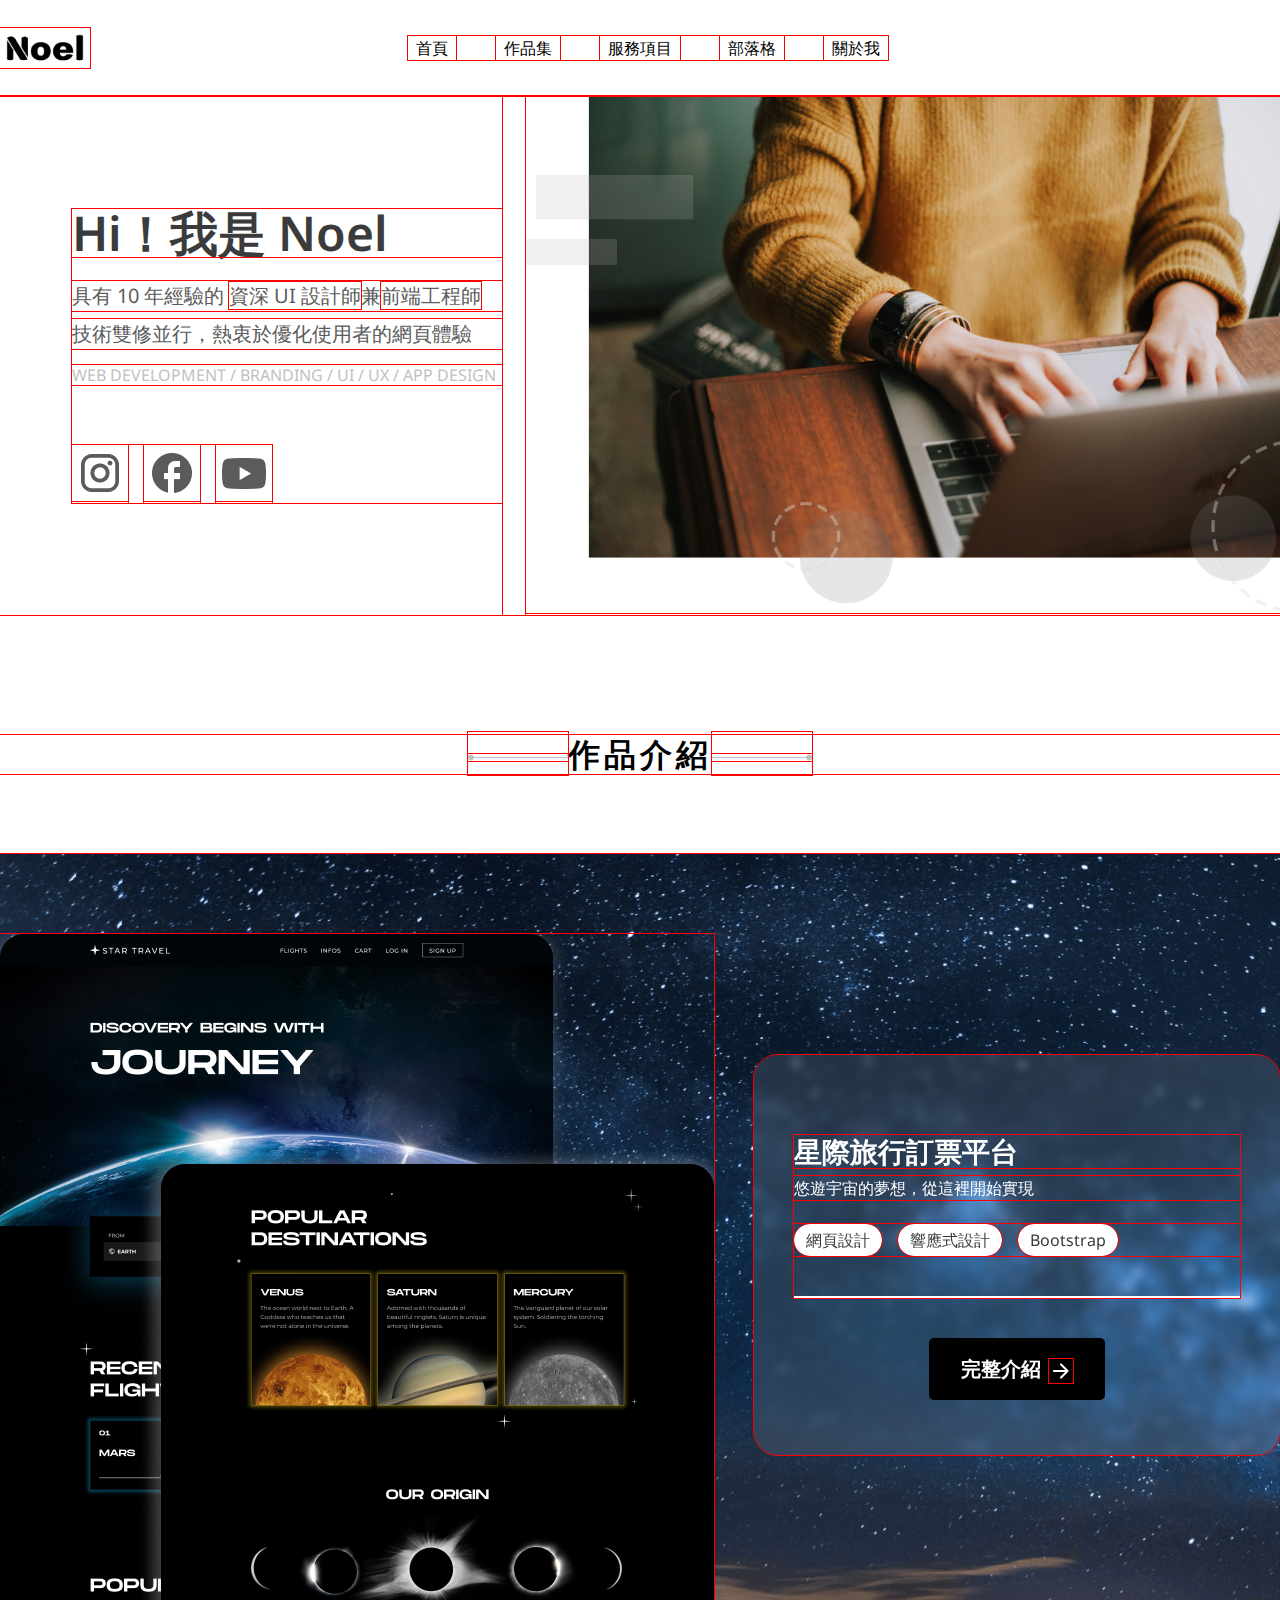
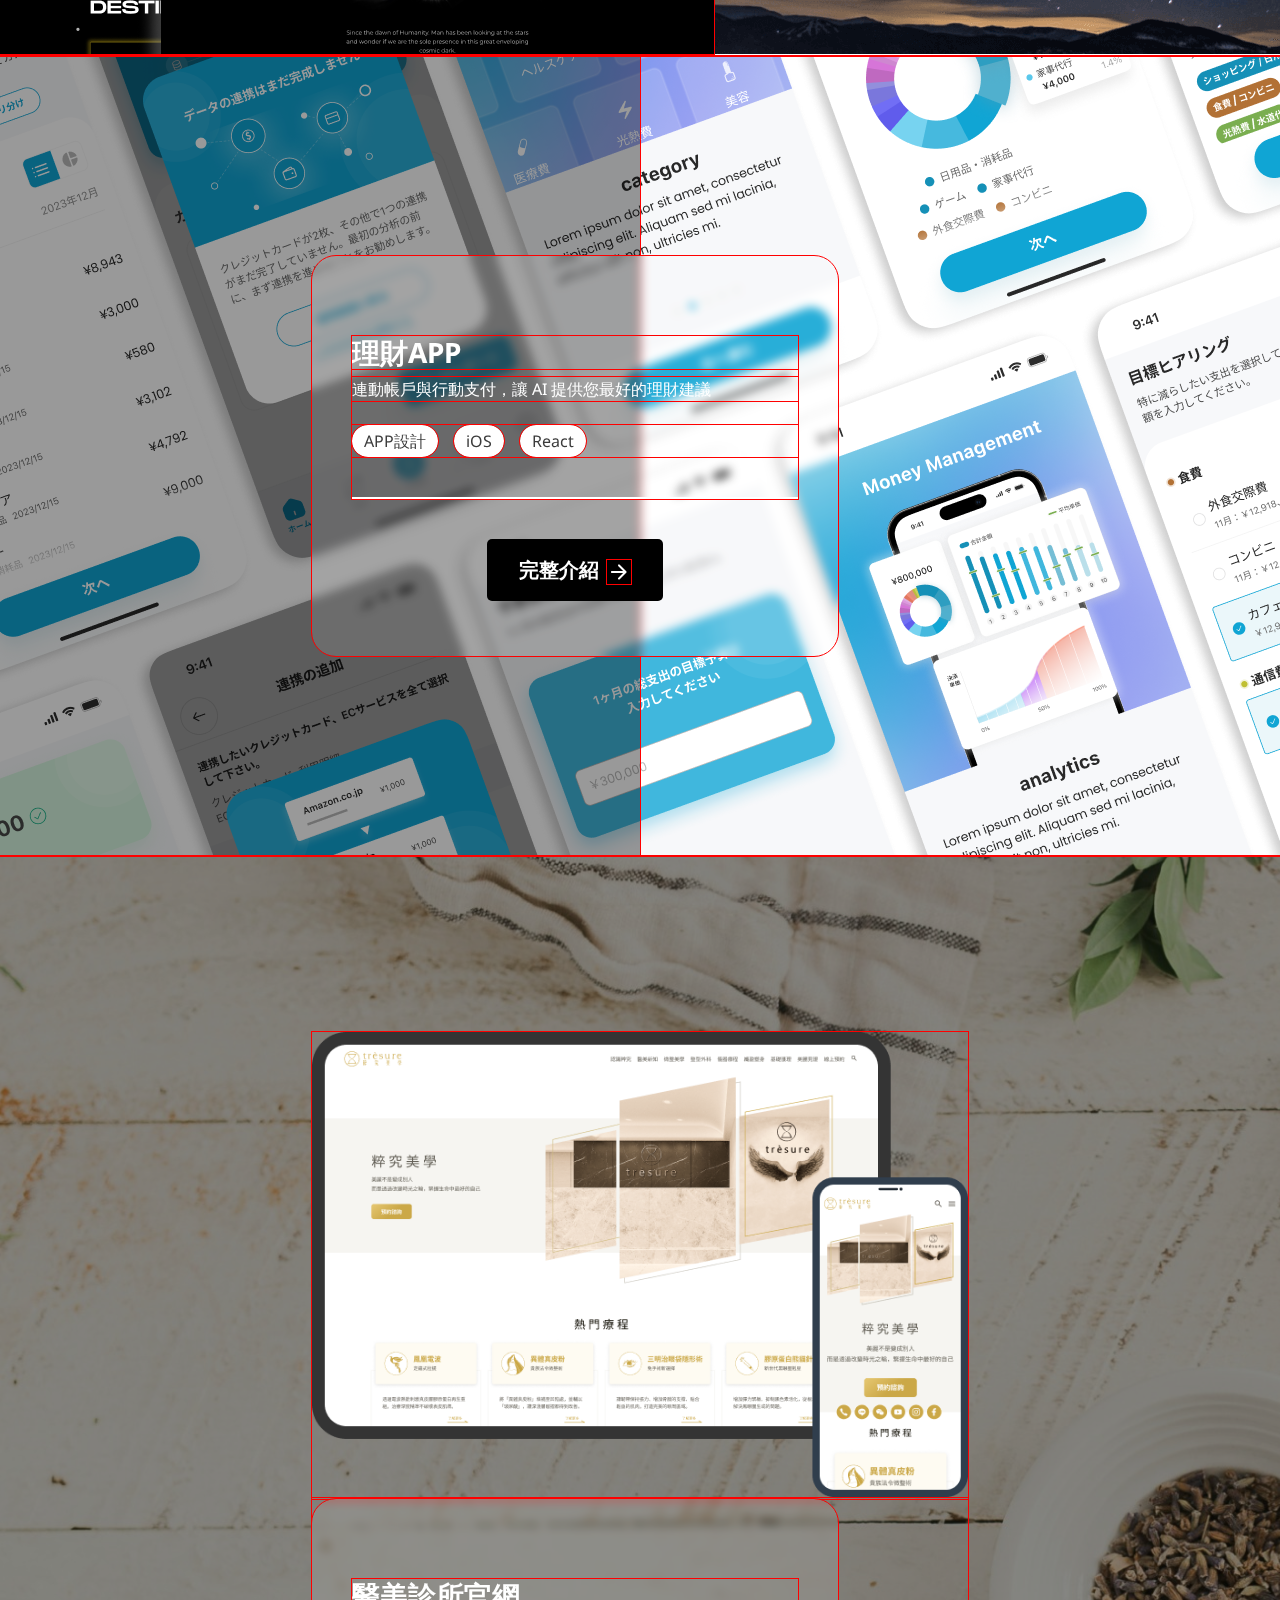
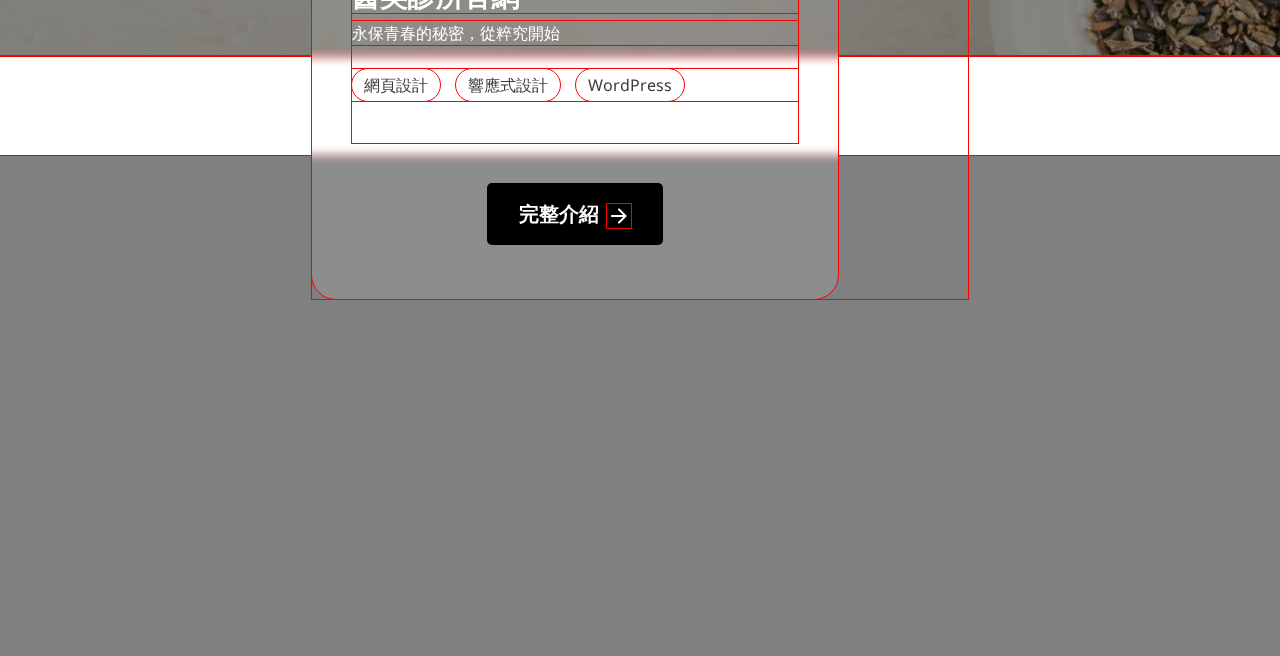
<file: index.html>
<!DOCTYPE html>
<html lang="en">

<head>
  <meta charset="UTF-8">
  <meta name="viewport" content="width=device-width, initial-scale=1.0">
  <title>2024體驗營切版任務</title>
  <!-- 載入google字體 -->
  <link rel="preconnect" href="https://fonts.googleapis.com">
  <link rel="preconnect" href="https://fonts.gstatic.com" crossorigin>
  <link href="https://fonts.googleapis.com/css2?family=Noto+Sans:ital,wght@0,100..900;1,100..900&display=swap"
    rel="stylesheet">
  <!-- 載入css檔案 -->
  <link rel="stylesheet" href="base.css">
  <link rel="stylesheet" href="index.css">


</head>

<body>
  <!-- header區塊 -->
  <header class="container">
    <img src="./img/logo-120.png" alt="logo">
    <button class="menu-btn"></button>

    <ul class="menu">
      <li><a href="#">首頁</a></li>
      <li><a href="./work.html">作品集</a></li>
      <li><a href="javascript::void(0)">服務項目</a></li>
      <li><a href="javascript::void(0)">部落格</a></li>
      <li><a href="javascript::void(0)">關於我</a></li>
    </ul>

  </header>

  <!-- 中間BANNER區塊 -->
  <div class="hero">
    <div class="hero-left">
      <div class="content">
        <h1>Hi！我是 Noel</h1>
        <p class="text">具有 10 年經驗的
          <span>資深 UI 設計師</span>兼<span>前端工程師</span>
        </p>
        <p class="text">
          技術雙修並行，熱衷於優化使用者的網頁體驗
        </p>
        <p class="sub-p">WEB DEVELOPMENT / BRANDING / UI / UX / APP DESIGN</p>
        <ul class="socialMedia">
          <li><a href=""><img src="./img/instagram.png" alt=""></a></li>
          <li><a href=""><img src="./img/facebook.png" alt=""></a></li>
          <li><a href=""><img src="./img/youtube.png" alt=""></a></li>
        </ul>
      </div>
    </div>
    <div class="hero-right">
      <img src="./img/hero-lg.png" class="banner-lg" alt="banner">
      <img src="./img/hero-lg-small.png" class="banner-sm" alt="banner-small">
    </div>
  </div>

  <!-- 首頁主要內容:作品介紹、服務項目、精選文章 -->
  <main>

    <!-- 作品介紹 -->
    <article class="works">
      <h2>
        <span><img src="./img/work-before.png" alt="分隔線"></span>作品介紹<span><img src="./img/work-after.png"
            alt="分隔線"></span>
      </h2>

      <section class="section-01">
        <div class="container flex">
          <div class="works01-img">
            <img src="./img/unerverse-img.png" alt="星際旅行訂票平台圖片">
          </div>
          <div class="workCard">
            <div class="content">
              <h3>星際旅行訂票平台</h3>
              <p>悠遊宇宙的夢想，從這裡開始實現</p>
              <ul class="tags">
                <li>網頁設計</li>
                <li>響應式設計</li>
                <li>Bootstrap</li>
              </ul>
            </div>
            <!-- 先將連結設定為點擊後無反應 -->
            <a href="javascript:void(0)">完整介紹<img src="./img/arrow.png" alt="arrow"></a>
          </div>
        </div>
      </section>
      <section class="section-02 flex">
        <div class="bg-black">
          <div class="workCard">
            <div class="content">
              <h3>理財APP</h3>
              <p>連動帳戶與行動支付，讓 AI 提供您最好的理財建議</p>
              <ul class="tags">
                <li>APP設計</li>
                <li>iOS</li>
                <li>React</li>
              </ul>
            </div>
            <!-- 先將連結設定為點擊後無反應 -->
            <a href="javascript:void(0)">完整介紹<img src="./img/arrow.png" alt="arrow"></a>
          </div>
        </div>


      </section>
      <section class="section-03">
        <div class="container flex">
          <div class="works03-img">
            <img src="./img/beauty-img.png" alt="星際旅行訂票平台圖片">
          </div>
          <div class="workCard">
            <div class="content">
              <h3>醫美診所官網</h3>
              <p>永保青春的秘密，從粹究開始</p>
              <ul class="tags">
                <li>網頁設計</li>
                <li>響應式設計</li>
                <li>WordPress</li>
              </ul>
            </div>
            <!-- 先將連結設定為點擊後無反應 -->
            <a href="javascript:void(0)">完整介紹<img src="./img/arrow.png" alt="arrow"></a>
          </div>
        </div>
      </section>
    </article>

    <!-- 服務項目 -->
    <article class="services">










    </article>














  </main>






  <footer>


  </footer>

</body>

</html>
</file>
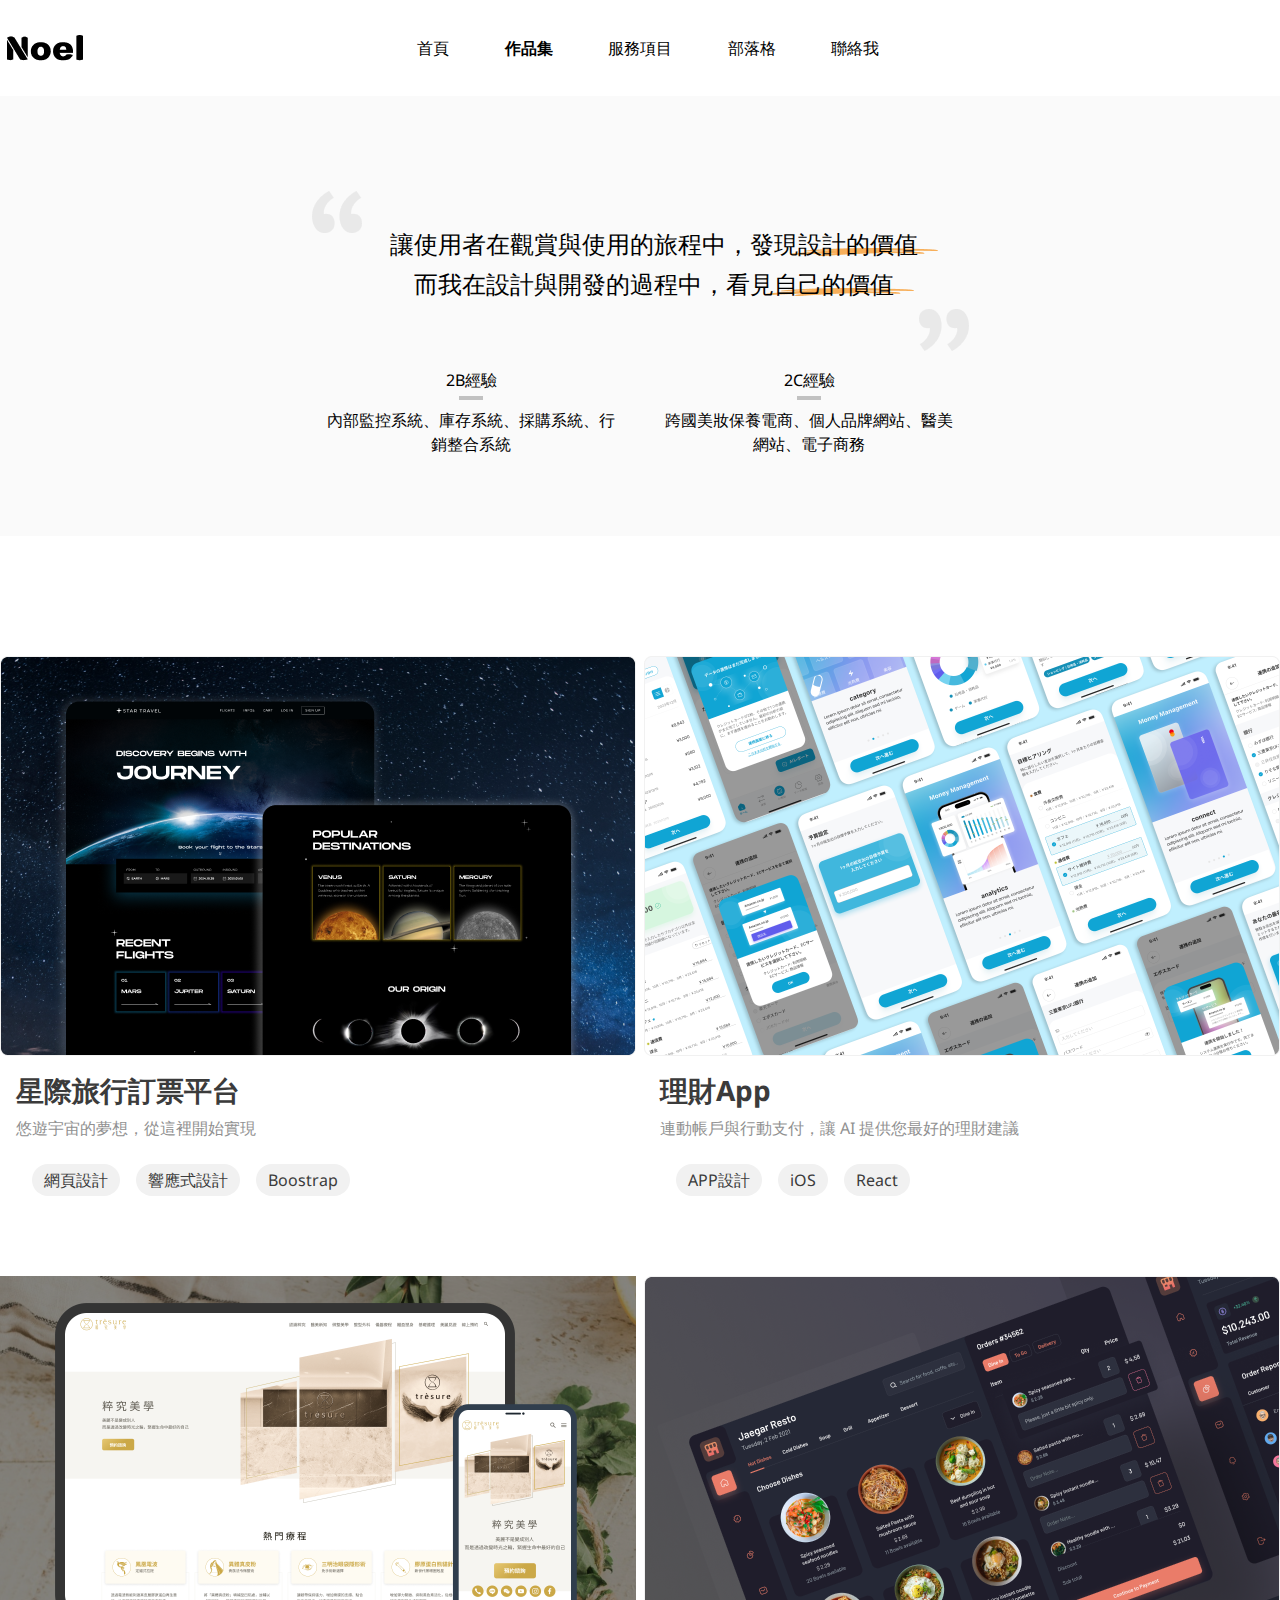
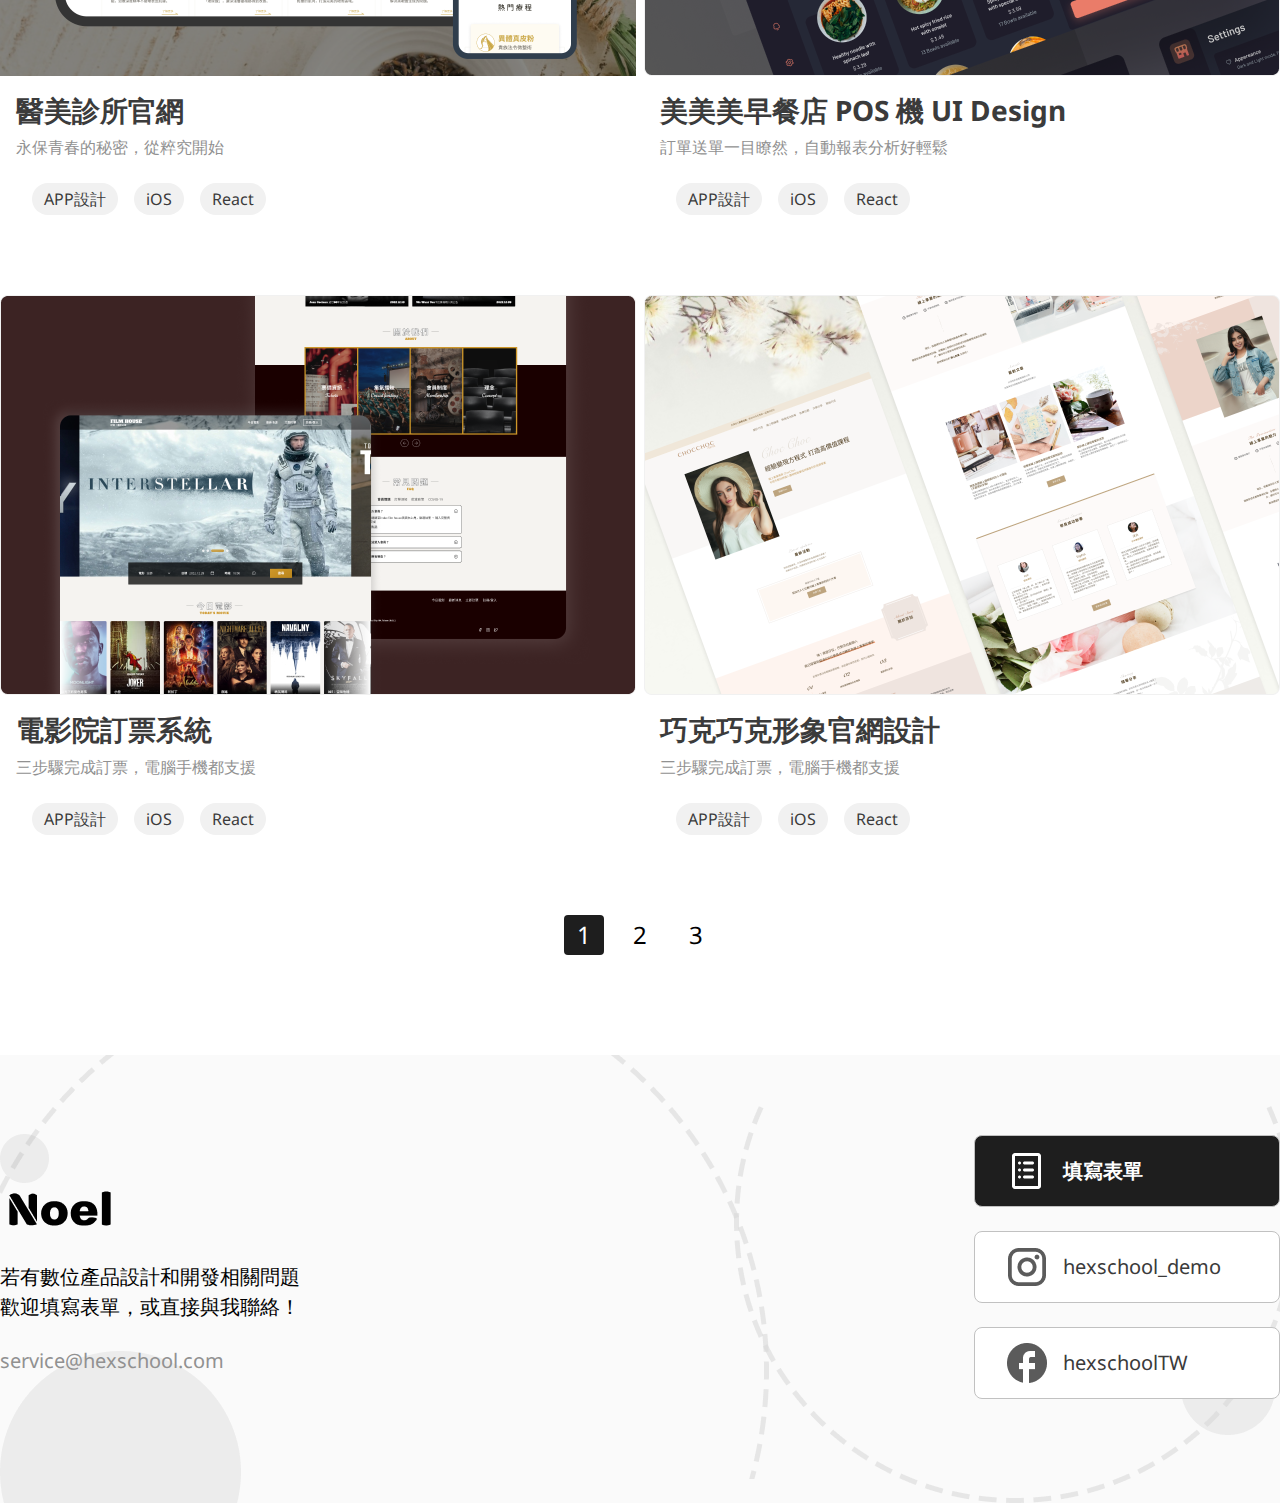
<file: work.html>
<!DOCTYPE html>
<html lang="en">

<head>
  <meta charset="UTF-8">
  <meta name="viewport" content="width=device-width, initial-scale=1.0">
  <title>切版任務作業一 - 個人品牌網站 - 開發經驗卡片設計</title>
  <!-- 載入google字體 -->
  <link rel="preconnect" href="https://fonts.googleapis.com">
  <link rel="preconnect" href="https://fonts.gstatic.com" crossorigin>
  <link href="https://fonts.googleapis.com/css2?family=Noto+Sans:ital,wght@0,100..900;1,100..900&display=swap"
    rel="stylesheet">
  <!-- 載入css檔案 -->
  <link rel="stylesheet" href="base.css">
  <link rel="stylesheet" href="all.css">
  <!-- <link rel="stylesheet" href="./scss/all.css"> -->


</head>

<body>
  <div class="header container">
    <h1 class="logo"><a href=""></a></h1>
    <ul class="menu">
      <li>首頁</li>
      <li class="menuActive">作品集</li>
      <li>服務項目</li>
      <li>部落格</li>
      <li>聯絡我</li>
    </ul>

  </div>


  <div class="banner">
    <div class="slogan">
      <div class="text">
        <p>讓使用者在觀賞與使用的旅程中，發現設計的價值</p>
        <p>而我在設計與開發的過程中，看見自己的價值</p>

      </div>
      <div class="pointline1">
        <img src="./img/Vector.png" alt="">
      </div>
      <div class="pointline2">
        <img src="./img/Vector.png" alt="">
      </div>
      <div class="upquote">
        <img src="./img/gridicons_quote.png" alt="">
      </div>
      <div class="downquote">
        <img src="./img/gridicons_quote (1).png" alt="">
      </div>

    </div>
    <div class="feature">
      <div class="box">
        <p>2B經驗</p>
        <span></span>
        <p>內部監控系統、庫存系統、採購系統、行銷整合系統</p>
      </div>
      <div class="box">
        <p>2C經驗</p>
        <span></span>
        <p>跨國美妝保養電商、個人品牌網站、醫美網站、電子商務</p>
      </div>
    </div>

  </div>
  <div class="container">
    <ul class="works">
      <li class="card">
        <img src="./img/Frame 1261155604.png" alt="">
        <div class="cardText">
          <h3>星際旅行訂票平台</h3>
          <p>悠遊宇宙的夢想，從這裡開始實現</p>
          <ul class="tags">
            <li><a href="javascript:;">網頁設計</a></li>
            <li><a href="javascript:;">響應式設計</a></li>
            <li><a href="javascript:;">Boostrap</a></li>
          </ul>
        </div>

      </li>
      <li class="card">
        <img src="./img/Frame 1261155604 (1).png" alt="">
        <div class="cardText">
          <h3>理財App</h3>
          <p>連動帳戶與行動支付，讓 AI 提供您最好的理財建議</p>
          <ul class="tags">
            <li><a href="javascript:;">APP設計</a></li>
            <li><a href="javascript:;">iOS</a></li>
            <li><a href="javascript:;">React</a></li>
          </ul>
        </div>
      </li>
      <li class="card">
        <img src="./img/work-image.png" alt="">
        <div class="cardText">
          <h3>醫美診所官網</h3>
          <p>永保青春的秘密，從粹究開始</p>
          <ul class="tags">
            <li><a href="javascript:;">APP設計</a></li>
            <li><a href="javascript:;">iOS</a></li>
            <li><a href="javascript:;">React</a></li>
          </ul>
        </div>
      </li>
      <li class="card">
        <img src="./img/Frame 1261155604 (2).png" alt="">
        <div class="cardText">
          <h3>美美美早餐店 POS 機 UI Design</h3>
          <p>訂單送單一目瞭然，自動報表分析好輕鬆</p>
          <ul class="tags">
            <li><a href="javascript:;">APP設計</a></li>
            <li><a href="javascript:;">iOS</a></li>
            <li><a href="javascript:;">React</a></li>
          </ul>
        </div>
      </li>
      <li class="card">
        <img src="./img/Frame 1261155604 (3).png" alt="">
        <div class="cardText">
          <h3>電影院訂票系統</h3>
          <p>三步驟完成訂票，電腦手機都支援</p>
          <ul class="tags">
            <li><a href="javascript:;">APP設計</a></li>
            <li><a href="javascript:;">iOS</a></li>
            <li><a href="javascript:;">React</a></li>
          </ul>
        </div>
      </li>
      <li class="card">
        <img src="./img/Frame 1261155604 (4).png" alt="">
        <div class="cardText">
          <h3>巧克巧克形象官網設計</h3>
          <p>三步驟完成訂票，電腦手機都支援</p>
          <ul class="tags">
            <li><a href="javascript:;">APP設計</a></li>
            <li><a href="javascript:;">iOS</a></li>
            <li><a href="javascript:;">React</a></li>
          </ul>
        </div>
      </li>
    </ul>

    <div>
      <ul class="paginationbar">
        <li class="pagination active">1</li>
        <li class="pagination">2</li>
        <li class="pagination">3</li>
      </ul>
    </div>



  </div>
  <!-- footer區塊 -->
  <div class="footerbg">
    <img src="./img/Ellipse 5.png" alt="">
    <img src="./img/Ellipse 3.png" alt="">
    <img src="./img/Ellipse 8.png" alt="">
    <img src="./img/Ellipse 6.png" alt="">
    <img src="./img/Ellipse 4.png" alt="">

    <div class="footer container">
      <div class="contact">
        <div class="logo"><img src="./img/logo-120.png" alt=""></div>
        <p>若有數位產品設計和開發相關問題<br>歡迎填寫表單，或直接與我聯絡！</p>
        <div class="email">
          <p>service@hexschool.com</p>
        </div>

      </div>

      <ul class="socialmedia">
        <li class="medialink bbg">
          <img src="./img/list.png" alt="">
          <p>填寫表單</p>
        </li>
        <li class="medialink">
          <img src="./img/instagram.png" alt="">
          <p>hexschool_demo</p>
        </li>
        <li class="medialink">
          <img src="./img/facebook.png" alt="">
          <p>hexschoolTW</p>
        </li>

      </ul>

    </div>


  </div>









</body>

</html>
</file>
<file: index.css>
@charset "UTF-8";
* {
  outline: 1px solid red;
}

.container {
  max-width: 1296px;
  margin: 0 auto;
}

/* 通用字型 */
body {
  font-family: "Noto Sans", sans-serif;
}

header {
  display: flex;
  flex-wrap: wrap;
  align-items: center;
}
header img {
  width: 90px;
  height: 40px;
  margin: 28px 318px 28px 0px;
}
header .menu-btn {
  border: 0px;
  outline: none;
  width: 40px;
  height: 40px;
  background: url("./img/google material icon.png");
  display: none;
}

.menu {
  width: 480px;
  display: flex;
  justify-content: space-between;
}
.menu li {
  font-size: 16px;
  padding: 4px 8px;
}

@media (max-width: 376px) {
  button {
    display: block;
  }
  .menu {
    width: 100%;
    flex-direction: column;
    text-align: center;
    padding: 28px;
  }
  .menu li {
    margin: 12px 0px;
  }
}
.hero {
  display: flex;
}
.hero .hero-left {
  width: 40%;
  display: flex;
  justify-content: flex-end;
  align-items: center;
  margin-right: 24px;
}
.hero .hero-left .content {
  width: 430px;
}
.hero .hero-left .content h1 {
  font-size: 48px;
  font-weight: 600;
  color: #3B3B3B;
  margin-bottom: 24px;
}
.hero .hero-left .content .text {
  font-size: 20px;
  line-height: 30px;
  color: #5B5B5B;
  margin-bottom: 8px;
}
.hero .hero-left .content .sub-p {
  font-size: 16px;
  line-height: 20px;
  color: #C1C1C1;
  margin-top: 16px;
}
.hero .hero-left .content .socialMedia {
  width: 200px;
  display: flex;
  justify-content: space-between;
  margin-top: 60px;
}
.hero .hero-right {
  width: 60%;
}
.hero .hero-right .banner-sm {
  display: none;
}

@media (max-width: 376px) {
  .hero {
    flex-direction: column-reverse;
  }
  .hero .hero-left {
    width: 100%;
  }
  .hero .hero-left .content {
    width: 268px;
    margin: 40px 53.5px;
    text-align: center;
  }
  .hero .hero-left .content h1 {
    font-family: Noto Sans;
    font-size: 32px;
    font-weight: 700;
    line-height: 38.4px;
  }
  .hero .hero-left .content .socialMedia {
    width: 152px;
    margin: 60px auto;
  }
  .hero .hero-left .content .socialMedia img {
    width: 40px;
    height: 40px;
  }
  .hero .hero-right {
    width: 100%;
  }
  .hero .hero-right .banner-sm {
    display: block;
  }
  .hero .hero-right .banner-lg {
    display: none;
  }
}
h2 {
  font-size: 32px;
  font-weight: 600;
  line-height: 38.4px;
  letter-spacing: 0.12em;
  margin-top: 120px;
  margin-bottom: 80px;
  text-align: center;
}
h2 span img {
  vertical-align: middle;
  display: inline-block;
}

.section-01 {
  background: url("./img/unerverse-bg.png") no-repeat;
}
.section-01 .works01-img {
  margin-top: 80px;
}
.section-01 .workCard {
  width: 526px;
  height: 400px;
  padding: 80px 40px 0px 40px;
  border-radius: 24px;
  background: rgba(255, 255, 255, 0.1019607843);
  -webkit-backdrop-filter: blur(5px);
          backdrop-filter: blur(5px);
}
.section-01 .workCard .content {
  color: white;
  border-bottom: 2px solid white;
}
.section-01 .workCard .content h3 {
  font-size: 28px;
  font-weight: 700;
  line-height: 33.6px;
}
.section-01 .workCard .content p {
  font-size: 16px;
  font-weight: 400;
  line-height: 24px;
  margin-top: 8px;
}
.section-01 .workCard .content .tags {
  display: flex;
  margin: 24px 0px 40px 0px;
}
.section-01 .workCard .content .tags li {
  padding: 4px 12px;
  border-radius: 16px;
  color: #3B3B3B;
  background-color: white;
  font-size: 16px;
  font-weight: 400;
  line-height: 24px;
  text-align: center;
  margin-right: 16px;
}
.section-01 .workCard a {
  display: block;
  width: 176px;
  height: 62px;
  font-size: 20px;
  font-weight: 700;
  line-height: 30px;
  text-align: center;
  padding: 16px 32px 16px 32px;
  border-radius: 5px;
  background-color: black;
  color: white;
  margin: 40px auto;
}
.section-01 .workCard a img {
  display: inline-block;
  vertical-align: middle;
  margin-left: 8px;
}

.flex {
  display: flex;
  flex-wrap: wrap;
  justify-content: space-between;
  align-items: center;
}

@media (max-width: 376px) {
  .section-01 .works01-img {
    width: 295px;
    margin: 93px 40px 0px 40px;
  }
  .section-01 .workCard {
    height: 188px;
    border-radius: 0px;
    background: white;
    -webkit-backdrop-filter: blur(0px);
            backdrop-filter: blur(0px);
    padding: 24px 0 0 0;
  }
  .section-01 .workCard .content {
    border-bottom: none;
  }
  .section-01 .workCard .content h3 {
    color: #1E1E1E;
    font-size: 20px;
    font-weight: 700;
    line-height: 24px;
    text-align: center;
  }
  .section-01 .workCard .content p {
    color: #5B5B5B;
    font-size: 16px;
    font-weight: 400;
    line-height: 24px;
    text-align: center;
  }
  .section-01 .workCard .content .tags {
    display: flex;
    justify-content: center;
    margin: 16px 0px 0px 0px;
  }
  .section-01 .workCard .content .tags li {
    padding: 4px 12px;
    border-radius: 16px;
    color: #3B3B3B;
    background-color: #F1F1F1;
    font-size: 16px;
    font-weight: 400;
    line-height: 24px;
    text-align: center;
    gap: 10px;
  }
  .section-01 .workCard a {
    display: block;
    width: 128px;
    height: 40px;
    font-size: 16px;
    font-weight: 700;
    line-height: 24px;
    text-align: center;
    padding: 8px 16px 8px 16px;
    border-radius: 5px;
    background-color: black;
    color: white;
    margin: 20px 123.5px 0px 123.5px;
  }
  .section-01 .workCard a img {
    display: inline-block;
    vertical-align: middle;
    margin-left: 8px;
  }
}
.section-02 {
  height: 800px;
  background-image: url("./img/financial-bg.png");
}
.section-02 .bg-black {
  width: 50%;
  height: 800px;
  background-color: rgba(0, 0, 0, 0.4);
  padding: 200px 110px 200px 312px;
}
.section-02 .workCard {
  width: 526px;
  height: 400px;
  padding: 80px 40px 0px 40px;
  border-radius: 24px;
  background: rgba(255, 255, 255, 0.1019607843);
  -webkit-backdrop-filter: blur(5px);
          backdrop-filter: blur(5px);
}
.section-02 .workCard .content {
  color: white;
  border-bottom: 2px solid white;
}
.section-02 .workCard .content h3 {
  font-size: 28px;
  font-weight: 700;
  line-height: 33.6px;
}
.section-02 .workCard .content p {
  font-size: 16px;
  font-weight: 400;
  line-height: 24px;
  margin-top: 8px;
}
.section-02 .workCard .content .tags {
  display: flex;
  margin: 24px 0px 40px 0px;
}
.section-02 .workCard .content .tags li {
  padding: 4px 12px;
  border-radius: 16px;
  color: #3B3B3B;
  background-color: white;
  font-size: 16px;
  font-weight: 400;
  line-height: 24px;
  text-align: center;
  margin-right: 16px;
}
.section-02 .workCard a {
  display: block;
  width: 176px;
  height: 62px;
  font-size: 20px;
  font-weight: 700;
  line-height: 30px;
  text-align: center;
  padding: 16px 32px 16px 32px;
  border-radius: 5px;
  background-color: black;
  color: white;
  margin: 40px auto;
}
.section-02 .workCard a img {
  display: inline-block;
  vertical-align: middle;
  margin-left: 8px;
}

@media (max-width: 376px) {
  .section-02 {
    height: 390px;
    background-image: url("./img/financial-bg-sm.png");
  }
  .section-02 .bg-black {
    width: 100%;
    background-color: rgba(0, 0, 0, 0);
  }
  .section-02 .workCard {
    height: 188px;
    border-radius: 0px;
    background: white;
    -webkit-backdrop-filter: blur(0px);
            backdrop-filter: blur(0px);
    padding: 24px 0 0 0;
  }
  .section-02 .workCard .content {
    border-bottom: none;
  }
  .section-02 .workCard .content h3 {
    color: #1E1E1E;
    font-size: 20px;
    font-weight: 700;
    line-height: 24px;
    text-align: center;
  }
  .section-02 .workCard .content p {
    color: #5B5B5B;
    font-size: 16px;
    font-weight: 400;
    line-height: 24px;
    text-align: center;
  }
  .section-02 .workCard .content .tags {
    display: flex;
    justify-content: center;
    margin: 16px 0px 0px 0px;
  }
  .section-02 .workCard .content .tags li {
    padding: 4px 12px;
    border-radius: 16px;
    color: #3B3B3B;
    background-color: #F1F1F1;
    font-size: 16px;
    font-weight: 400;
    line-height: 24px;
    text-align: center;
    gap: 10px;
  }
  .section-02 .workCard a {
    display: block;
    width: 128px;
    height: 40px;
    font-size: 16px;
    font-weight: 700;
    line-height: 24px;
    text-align: center;
    padding: 8px 16px 8px 16px;
    border-radius: 5px;
    background-color: black;
    color: white;
    margin: 20px 123.5px 0px 123.5px;
  }
  .section-02 .workCard a img {
    display: inline-block;
    vertical-align: middle;
    margin-left: 8px;
  }
}
.section-03 {
  background: url("./img/beauty-bg.png") no-repeat;
  height: 800px;
  padding: 176px 312px 112px 312px;
}
.section-03 .workCard {
  width: 526px;
  height: 400px;
  padding: 80px 40px 0px 40px;
  border-radius: 24px;
  background: rgba(255, 255, 255, 0.1019607843);
  -webkit-backdrop-filter: blur(5px);
          backdrop-filter: blur(5px);
}
.section-03 .workCard .content {
  color: white;
  border-bottom: 2px solid white;
}
.section-03 .workCard .content h3 {
  font-size: 28px;
  font-weight: 700;
  line-height: 33.6px;
}
.section-03 .workCard .content p {
  font-size: 16px;
  font-weight: 400;
  line-height: 24px;
  margin-top: 8px;
}
.section-03 .workCard .content .tags {
  display: flex;
  margin: 24px 0px 40px 0px;
}
.section-03 .workCard .content .tags li {
  padding: 4px 12px;
  border-radius: 16px;
  color: #3B3B3B;
  background-color: white;
  font-size: 16px;
  font-weight: 400;
  line-height: 24px;
  text-align: center;
  margin-right: 16px;
}
.section-03 .workCard a {
  display: block;
  width: 176px;
  height: 62px;
  font-size: 20px;
  font-weight: 700;
  line-height: 30px;
  text-align: center;
  padding: 16px 32px 16px 32px;
  border-radius: 5px;
  background-color: black;
  color: white;
  margin: 40px auto;
}
.section-03 .workCard a img {
  display: inline-block;
  vertical-align: middle;
  margin-left: 8px;
}

footer {
  height: 500px;
  background-color: gray;
  margin-top: 100px;
}/*# sourceMappingURL=index.css.map */
</file>
<file: all.css>
/* 版心置中 */
.container {
  max-width: 1296px;
  margin: 0 auto;
}

@media(max-width:376px) {
  .container {
    padding: 0 12px;
  }
}





/* 通用字型 */
body {
  font-family: "Noto Sans", sans-serif;
}


/* header區塊 */
.header {
  padding: 28px 0px;
  display: flex;
  flex-wrap: wrap;
  align-items: center;
}

.logo a {
  display: block;
  width: 90px;
  height: 40px;
  background-image: url('./img/logo.png');
}

.menu {
  width: 480px;
  display: flex;
  flex-wrap: wrap;
  justify-content: space-between;
  margin-left: 318px;
}

/* 漢堡選單,桌機版預設看不見 */
.burger,
#mobilemenu {
  display: none;
}

@media(max-width:376px) {
  .header {
    justify-content: space-between;
    padding: 28px 12px;
  }

  .menu {
    flex-direction: column;
    align-items: stretch;
    margin-left: 0px;
    text-align: center;
    padding: 28px 0px;
  }

  .menu li {
    margin: 12px 0px 12px 0px;
  }

  /* 手機板會出現 */
  .burger {
    display: block;
  }

}

.menu li {
  padding: 4px 8px;
  line-height: 24px;
  border: 1px transparent solid;
}

.menu li:hover {
  border: 1px gray solid;
}

.menuActive {
  font-weight: 600;
}



/* banner區塊 */

.banner {
  background-color: #FAFAFA;
  padding: 80px 0px;
  margin-bottom: 120px;
}

.slogan {
  max-width: 679px;
  height: 192px;
  /* padding: 59px 71px; */
  margin: 0 auto;
  position: relative;
}

.text {
  text-align: center;
  font-size: 24px;
  font-weight: 400;
  line-height: 28.8px;
  position: absolute;
  top: 50%;
  left: 50%;
  margin-left: -250px;
  margin-top: -40px;
  z-index: 1;
}

.text>p {
  margin-bottom: 16px;

}

.upquote {
  position: absolute;
  top: 0;
  left: 0;
}

.downquote {
  position: absolute;
  right: 0;
  bottom: 0;
}

.pointline1 {
  position: absolute;
  right: 42px;
  bottom: 110px;
  z-index: 0;
}

.pointline2 {
  position: absolute;
  right: 66px;
  bottom: 70px;
}

/* banner-feature */

.feature {
  max-width: 636px;
  margin: 0 auto;
  display: flex;
  flex-wrap: wrap;
  justify-content: space-between;
}

@media (max-width:376px) {
  .feature {
    margin-top: 40px;
    justify-content: center;
  }
}

.box p {
  width: 298px;
  text-align: center;
  line-height: 24px;
}

.box span {
  display: block;
  width: 24px;
  border: 2px solid #C1C1C1;
  margin: 4px 137px 8px 137px;
}



/* works區塊 */

.works {
  display: flex;
  flex-wrap: wrap;
  justify-content: space-between;
}

.card {
  width: 636px;
  margin-bottom: 80px;
}

.cardText {
  margin-top: 16px;
  padding: 0 16px;
}

h3 {
  /* 標題共用樣式 */
  font-size: 28px;
  font-weight: 700;
  line-height: 33.6px;
  color: #3B3B3B;
}

p {
  /* 文字共同樣式 */
  line-height: 24px;
}

.cardText>p {
  margin-top: 8px;
  color: #919191;
}

.tags {
  margin-top: 24px;
  display: flex;
}

.tags li a {
  display: block;
  padding: 4px 12px;
  color: #3B3B3B;
  line-height: 24px;
  background-color: #F1F1F1;
  border-radius: 16px;
  margin-left: 16px;
}


/* Pagination區塊 */
.paginationbar {
  width: 152px;
  margin: 0 auto;
  display: flex;
  flex-wrap: wrap;
  justify-content: space-between;
}

.pagination {
  display: block;
  width: 40px;
  height: 40px;
  border-radius: 4px;
  font-size: 24px;
  text-align: center;
  line-height: 40px;
}

.pagination:hover {
  background-color: #cecbcb;
}

.paginationbar .active {
  background-color: #1E1E1E;
  color: #FFFFFF;
}







/* footer區塊 */
/* 1.背景圖片 */
.footerbg {
  background-color: #FAFAFA;
  position: relative;
}

.footerbg>img {
  position: absolute;
}

.footerbg img:nth-child(2) {
  position: absolute;
  bottom: 0px;
}

.footerbg img:nth-child(3) {
  position: absolute;
  bottom: 320px;
  /* left: 666px; */
}

.footerbg img:nth-child(4) {
  position: absolute;
  bottom: 68px;
  right: 5px;
}

.footerbg img:nth-child(5) {
  position: absolute;
  bottom: 0;
  right: 0;
}

/* 2.背景內容 */


.footer {
  display: flex;
  flex-wrap: wrap;
  justify-content: space-between;
  padding: 80px 0px;
  align-items: center;
  margin-top: 100px;
  /* 讓底圖的圈圈線置於連結按鈕底下(?) */
  position: relative;
}


@media(max-width:376px) {
  .footer {
    text-align: center;
    padding: 0 12px;
  }

  .contact {
    margin: 40px auto
  }

  .socialmedia {
    margin: 0px auto 40px auto;
  }

}

.contact p {
  margin-top: 24px;
  font-size: 20px;
  line-height: 30px;
}

.email {
  color: #919191;
  margin-top: 24px;
}

.medialink {
  display: flex;
  width: 306px;
  height: 72px;
  align-items: center;
  padding: 8px 24px;
  border: #C1C1C1 1px solid;
  border-radius: 8px;
  margin-bottom: 24px;
  background-color: white;
}

.socialmedia .bbg {
  background-color: #1E1E1E;
}

.socialmedia .bbg>p {
  color: #FFFFFF;
  font-size: 20px;
  line-height: 30px;
  font-weight: 700;
}

.medialink p {
  font-size: 20px;
  line-height: 30px;
  margin-left: 8px;
  color: #3B3B3B;
}
</file>
<file: base.css>
/* http://meyerweb.com/eric/tools/css/reset/ 
   v2.0 | 20110126
   License: none (public domain)
*/

html,
body,
div,
span,
applet,
object,
iframe,
h1,
h2,
h3,
h4,
h5,
h6,
p,
blockquote,
pre,
a,
abbr,
acronym,
address,
big,
cite,
code,
del,
dfn,
em,
img,
ins,
kbd,
q,
s,
samp,
small,
strike,
strong,
sub,
sup,
tt,
var,
b,
u,
i,
center,
dl,
dt,
dd,
ol,
ul,
li,
fieldset,
form,
label,
legend,
table,
caption,
tbody,
tfoot,
thead,
tr,
th,
td,
article,
aside,
canvas,
details,
embed,
figure,
figcaption,
footer,
header,
hgroup,
menu,
nav,
output,
ruby,
section,
summary,
time,
mark,
audio,
video {
  margin: 0;
  padding: 0;
  border: 0;
  font-size: 100%;
  font: inherit;
  vertical-align: baseline;
}

/* HTML5 display-role reset for older browsers */
article,
aside,
details,
figcaption,
figure,
footer,
header,
hgroup,
menu,
nav,
section {
  display: block;
}

body {
  line-height: 1;
}

ol,
ul {
  list-style: none;
}

blockquote,
q {
  quotes: none;
}

blockquote:before,
blockquote:after,
q:before,
q:after {
  content: '';
  content: none;
}

table {
  border-collapse: collapse;
  border-spacing: 0;
}

*,
*:before,
*:after {
  box-sizing: border-box;
}

a,
a:hover,
a:visited,
a:link,
a:active {
  color: #000;
  text-decoration: none;
  outline: none;
  /*  a標籤的四種狀態都和本身顏色保持一致 */
}

img {
  /*避免圖片破圖,最大只顯示到原始圖片大小*/
  max-width: 100%;
  height: auto;
}
</file>
